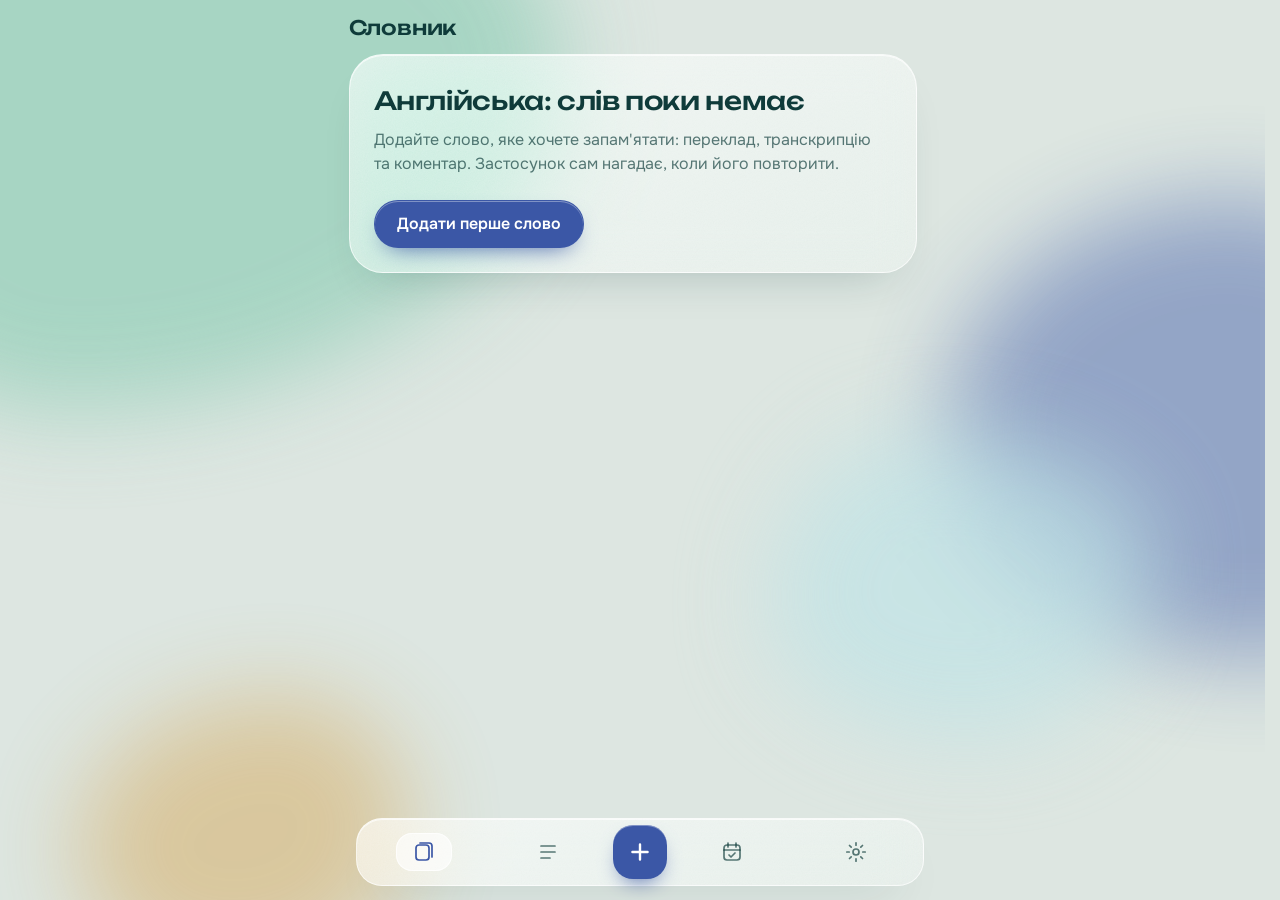
<file: index.html>
<!doctype html>
<html lang="uk">
<head>
  <meta charset="utf-8">
  <meta name="viewport" content="width=device-width, initial-scale=1, viewport-fit=cover">
  <title>Словник</title>
  <meta name="description" content="Особистий словник для вивчення мови з інтервальним повторенням.">
  <meta name="theme-color" content="#DDE6E1" media="(prefers-color-scheme: light)">
  <meta name="theme-color" content="#0E2C2D" media="(prefers-color-scheme: dark)">
  <meta name="apple-mobile-web-app-capable" content="yes">
  <meta name="apple-mobile-web-app-status-bar-style" content="default">
  <link rel="manifest" href="manifest.webmanifest">
  <link rel="icon" href="icons/icon.svg" type="image/svg+xml">
  <link rel="apple-touch-icon" href="icons/apple-touch-icon.png">
  <link rel="preconnect" href="https://fonts.googleapis.com">
  <link rel="preconnect" href="https://fonts.gstatic.com" crossorigin>
  <link href="https://fonts.googleapis.com/css2?family=Gentium+Book+Plus&family=Onest:wght@400;500;600&family=Roboto:wght@500&family=Unbounded:wght@400;500;600&display=swap" rel="stylesheet">
  <script>
    // Тема з налаштувань застосовується до першого малювання, щоб не блимало
    try { var t = localStorage.getItem('slovnyk.theme'); if (t === 'light' || t === 'dark') document.documentElement.dataset.theme = t; } catch (e) {}
  </script>
  <link rel="stylesheet" href="styles.css">
  <script src="config.js"></script>
  <script type="module" src="app.js"></script>
</head>
<body>
  <div class="sea" aria-hidden="true">
    <span class="pebble p1"></span><span class="pebble p2"></span><span class="pebble p3"></span><span class="pebble p4"></span>
  </div>

  <header class="topbar">
    <h1 class="brand">Словник</h1>
    <button class="sync-chip" id="syncChip" type="button" data-state="off">
      <svg viewBox="0 0 24 24" aria-hidden="true"><path d="M7 18h10a4 4 0 0 0 .6-7.96A6 6 0 0 0 6.2 9.1 4.5 4.5 0 0 0 7 18Z"/></svg>
      <span id="syncText">Google не підключено</span>
    </button>
  </header>

  <main>
    <!-- Повторення -->
    <section class="view" id="view-review" data-view="review" aria-label="Повторення">
      <div id="reviewRoot"></div>
    </section>

    <!-- Список слів -->
    <section class="view" id="view-list" data-view="list" hidden aria-label="Мої слова">
      <div class="search glass">
        <svg viewBox="0 0 24 24" aria-hidden="true"><circle cx="11" cy="11" r="6.5"/><path d="m16 16 4 4"/></svg>
        <input id="search" type="search" placeholder="Пошук" autocomplete="off" aria-label="Пошук слова, перекладу, прикладу чи коментаря">
      </div>
      <div class="list-head">
        <p class="list-meta" id="listMeta"></p>
        <div class="segmented small" id="listSort" role="radiogroup" aria-label="Порядок слів">
          <label><input type="radio" name="sort" value="new"><span>Новіші</span></label>
          <label><input type="radio" name="sort" value="az"><span>А–Я</span></label>
        </div>
      </div>
      <ul class="word-list glass" id="wordList"></ul>
    </section>

    <!-- Прогрес -->
    <section class="view" id="view-progress" data-view="progress" hidden aria-label="Прогрес">
      <div class="today glass" id="todayCard"></div>
      <div class="period-grid" id="periodGrid"></div>
      <div class="panel glass cal">
        <div class="cal-head">
          <button type="button" class="icon-btn" id="calPrev" aria-label="Попередній місяць"><svg viewBox="0 0 24 24" aria-hidden="true"><path d="m14.5 6-6 6 6 6"/></svg></button>
          <h2 id="calTitle"></h2>
          <button type="button" class="icon-btn" id="calNext" aria-label="Наступний місяць"><svg viewBox="0 0 24 24" aria-hidden="true"><path d="m9.5 6 6 6-6 6"/></svg></button>
        </div>
        <div class="cal-grid" id="calGrid"></div>
        <div class="legend">
          <span><i class="st-mark done"></i>Досягнуто</span>
          <span><i class="st-mark try"></i>Спроба</span>
          <span><i class="st-mark none"></i>Пропуск</span>
        </div>
      </div>
      <div class="panel glass day-panel" id="dayPanel" aria-live="polite"></div>
    </section>

    <!-- Налаштування -->
    <section class="view" id="view-settings" data-view="settings" hidden aria-label="Налаштування">
      <div class="panel glass deck-panel">
        <h2 id="deckHeading">Мова, яку вивчаю</h2>
        <div class="deck-grid" id="deckGrid" role="radiogroup" aria-labelledby="deckHeading"></div>
        <div class="deck-add" id="deckAdd" hidden>
          <div class="search lang-search">
            <svg viewBox="0 0 24 24" aria-hidden="true"><circle cx="11" cy="11" r="6.5"/><path d="m16 16 4 4"/></svg>
            <input id="langSearch" type="search" placeholder="Пошук мови" autocomplete="off" aria-label="Пошук мови">
          </div>
          <div class="lang-grid" id="langGrid"></div>
        </div>
        <button class="link-btn" type="button" id="deckRemove" hidden></button>
      </div>

      <div class="panel glass">
        <h2>Озвучення</h2>
        <p class="muted" id="deckNote"></p>
        <div class="field">
          <span class="field-label" id="voiceLabel">Голос</span>
          <div class="voice-list" id="voiceList" role="radiogroup" aria-labelledby="voiceLabel"></div>
        </div>
        <label class="field">
          <span>Швидкість мовлення <output id="rateOut"></output></span>
          <input id="setRate" type="range" min="0.5" max="1.3" step="0.05">
        </label>
        <label class="switch">
          <input id="setAuto" type="checkbox">
          <span class="switch-track" aria-hidden="true"></span>
          <span>Вимовляти слово, щойно з'являється картка</span>
        </label>
        <label class="switch">
          <input id="setAutoEx" type="checkbox">
          <span class="switch-track" aria-hidden="true"></span>
          <span>Читати приклади, коли відкривається переклад</span>
        </label>
      </div>

      <div class="panel glass">
        <h2 id="themeHeading">Тема</h2>
        <div class="segmented" id="themePick" role="radiogroup" aria-labelledby="themeHeading">
          <label><input type="radio" name="theme" value="auto">
            <span><svg viewBox="0 0 24 24" aria-hidden="true"><circle cx="12" cy="12" r="8"/><path d="M12 4a8 8 0 0 1 0 16z" fill="currentColor" stroke="none"/></svg>Авто</span></label>
          <label><input type="radio" name="theme" value="light">
            <span><svg viewBox="0 0 24 24" aria-hidden="true"><circle cx="12" cy="12" r="4"/><path d="M12 3v2M12 19v2M3 12h2M19 12h2M5.6 5.6l1.4 1.4M17 17l1.4 1.4M5.6 18.4 7 17M17 7l1.4-1.4"/></svg>Світла</span></label>
          <label><input type="radio" name="theme" value="dark">
            <span><svg viewBox="0 0 24 24" aria-hidden="true"><path d="M19 14.5A7.5 7.5 0 0 1 9.5 5a7.5 7.5 0 1 0 9.5 9.5z"/></svg>Темна</span></label>
        </div>
      </div>

      <div class="panel glass" id="installPanel">
        <h2>Встановити на пристрій</h2>
        <p class="muted" id="installNote">Відкривається як окремий застосунок і працює без інтернету.</p>
        <button class="btn primary install-btn" type="button" id="installBtn" hidden>Встановити</button>
        <ol class="install-steps" id="installSteps"></ol>
        <details class="install-other" id="installOtherBox">
          <summary>Інші пристрої</summary>
          <div id="installOther"></div>
        </details>
      </div>

      <div class="panel glass">
        <h2>Резервна копія в Google</h2>
        <p class="muted" id="gStatus"></p>
        <div class="row-btns">
          <!-- Кнопка за правилами оформлення Google Sign-In -->
          <button class="gsi-btn" type="button" id="gConnect">
            <svg class="gsi-logo" viewBox="0 0 48 48" aria-hidden="true">
              <path fill="#EA4335" d="M24 9.5c3.54 0 6.71 1.22 9.21 3.6l6.85-6.85C35.9 2.38 30.47 0 24 0 14.62 0 6.51 5.38 2.56 13.22l7.98 6.19C12.43 13.72 17.74 9.5 24 9.5z"/>
              <path fill="#4285F4" d="M46.98 24.55c0-1.57-.15-3.09-.38-4.55H24v9.02h12.94c-.58 2.96-2.26 5.48-4.78 7.18l7.73 6c4.51-4.18 7.09-10.36 7.09-17.65z"/>
              <path fill="#FBBC05" d="M10.53 28.59c-.48-1.45-.76-2.99-.76-4.59s.27-3.14.76-4.59l-7.98-6.19C.92 16.46 0 20.12 0 24c0 3.88.92 7.54 2.56 10.78l7.97-6.19z"/>
              <path fill="#34A853" d="M24 48c6.48 0 11.93-2.13 15.89-5.81l-7.73-6c-2.15 1.45-4.92 2.3-8.16 2.3-6.26 0-11.57-4.22-13.47-9.91l-7.98 6.19C6.51 42.62 14.62 48 24 48z"/>
            </svg>
            <span>Увійти через Google</span>
          </button>
          <button class="btn ghost" type="button" id="gSync" hidden>Синхронізувати зараз</button>
          <button class="btn ghost" type="button" id="gDisconnect" hidden>Відключити</button>
        </div>
        <p class="fine-print">Інших файлів на Диску застосунок не бачить. <a href="privacy.html">Конфіденційність</a></p>
      </div>

      <div class="panel glass">
        <h2>Файл</h2>
        <p class="muted">Слова з файлу додаються до наявних.</p>
        <div class="row-btns">
          <button class="btn ghost" type="button" id="exportBtn">Завантажити копію</button>
          <label class="btn ghost file-btn">Відкрити файл<input id="importFile" type="file" accept="application/json,.json"></label>
        </div>
      </div>
    </section>
  </main>

  <nav class="dock glass" aria-label="Розділи">
    <button type="button" data-go="review" title="Повторення" aria-current="page">
      <svg viewBox="0 0 24 24" aria-hidden="true"><rect x="4" y="5" width="13" height="15" rx="3"/><path d="M8 3h9a3 3 0 0 1 3 3v11"/></svg>
      <span>Повторення</span>
    </button>
    <button type="button" data-go="list" title="Слова">
      <svg viewBox="0 0 24 24" aria-hidden="true"><path d="M5 6h14M5 12h14M5 18h9"/></svg>
      <span>Слова</span>
    </button>
    <button type="button" class="dock-add" id="addBtn" aria-label="Додати слово" title="Додати слово">
      <svg viewBox="0 0 24 24" aria-hidden="true"><path d="M12 5v14M5 12h14"/></svg>
    </button>
    <button type="button" data-go="progress" title="Прогрес">
      <svg viewBox="0 0 24 24" aria-hidden="true"><rect x="4" y="5" width="16" height="15" rx="3"/><path d="M8 3v4M16 3v4M4 10h16"/><path d="m9 15 2 2 4-4"/></svg>
      <span>Прогрес</span>
    </button>
    <button type="button" data-go="settings" title="Параметри">
      <svg viewBox="0 0 24 24" aria-hidden="true"><circle cx="12" cy="12" r="3"/><path d="M12 2.8v2.4M12 18.8v2.4M21.2 12h-2.4M5.2 12H2.8M18.5 5.5l-1.7 1.7M7.2 16.8l-1.7 1.7M18.5 18.5l-1.7-1.7M7.2 7.2 5.5 5.5"/></svg>
      <span>Параметри</span>
    </button>
  </nav>

  <!-- Редактор слова -->
  <dialog id="editor" class="sheet glass" aria-labelledby="editorTitle">
    <form id="editorForm" method="dialog" novalidate>
      <div class="sheet-head">
        <div>
          <h2 id="editorTitle">Нове слово</h2>
          <p class="sheet-sub" id="editorDeck"></p>
        </div>
        <button type="button" class="icon-btn" id="editorClose" aria-label="Закрити">
          <svg viewBox="0 0 24 24" aria-hidden="true"><path d="M6 6l12 12M18 6 6 18"/></svg>
        </button>
      </div>
      <label class="field">
        <span>Слово чи фраза</span>
        <div class="with-action">
          <input name="word" id="fWord" required autocomplete="off" spellcheck="false">
          <button type="button" class="icon-btn" id="fSpeak" aria-label="Прослухати">
            <svg viewBox="0 0 24 24" aria-hidden="true"><path d="M4 9.5h3.5L12 6v12l-4.5-3.5H4z"/><path d="M15.5 9a4 4 0 0 1 0 6M18 6.5a7.5 7.5 0 0 1 0 11"/></svg>
          </button>
        </div>
      </label>
      <label class="field">
        <span>Переклад</span>
        <input name="translation" id="fTr" required autocomplete="off">
      </label>
      <label class="field">
        <span>Транскрипція</span>
        <div class="with-action">
          <input name="transcription" id="fIpa" class="ipa" autocomplete="off" spellcheck="false" placeholder="/ˈwɜːd/">
          <button type="button" class="btn ghost small" id="fLookup" hidden>Знайти</button>
        </div>
      </label>
      <div class="suggest" id="ipaSuggest" hidden></div>
      <div class="field">
        <label for="fForms" class="field-label">Форми</label>
        <input name="forms" id="fForms" autocomplete="off" spellcheck="false" placeholder="went, gone" aria-describedby="fFormsHint">
        <span class="field-hint" id="fFormsHint">Через кому, без самого слова.</span>
      </div>
      <div class="field">
        <span class="field-head"><label for="fEx">Приклади</label>
          <button type="button" class="link-inline" id="fExSpeak" hidden>Прослухати</button>
        </span>
        <textarea name="examples" id="fEx" rows="3" spellcheck="false" placeholder="I love you | Я люблю тебе" aria-describedby="fExHint"></textarea>
        <span class="field-hint" id="fExHint">Кожен з нового рядка, переклад після |.</span>
      </div>
      <div class="field">
        <label for="fNote" class="field-label">Коментар</label>
        <textarea name="comment" id="fNote" rows="2" placeholder="Асоціація, де почули, з чим не плутати"></textarea>
      </div>
      <p class="form-error" id="formError" role="alert"></p>
      <div class="sheet-actions">
        <button type="button" class="btn danger" id="fDelete" hidden>Видалити</button>
        <button type="submit" class="btn primary" id="fSave">Зберегти слово</button>
      </div>
    </form>
  </dialog>

  <!-- Діаграма за період -->
  <dialog id="chartDlg" class="sheet glass" aria-labelledby="chartTitle">
    <div class="sheet-body">
      <div class="sheet-head">
        <h2 id="chartTitle" tabindex="-1"></h2>
        <button type="button" class="icon-btn" id="chartClose" aria-label="Закрити"><svg viewBox="0 0 24 24" aria-hidden="true"><path d="M6 6l12 12M18 6 6 18"/></svg></button>
      </div>
      <p class="sheet-sub" id="chartSummary"></p>
      <div id="chartBody"></div>
      <div class="chart-nav">
        <button type="button" class="btn ghost small" id="chartPrev">Раніше</button>
        <button type="button" class="btn ghost small" id="chartNext">Пізніше</button>
      </div>
    </div>
  </dialog>

  <div class="toast" id="toast" role="status" aria-live="polite"></div>
</body>
</html>
</file>
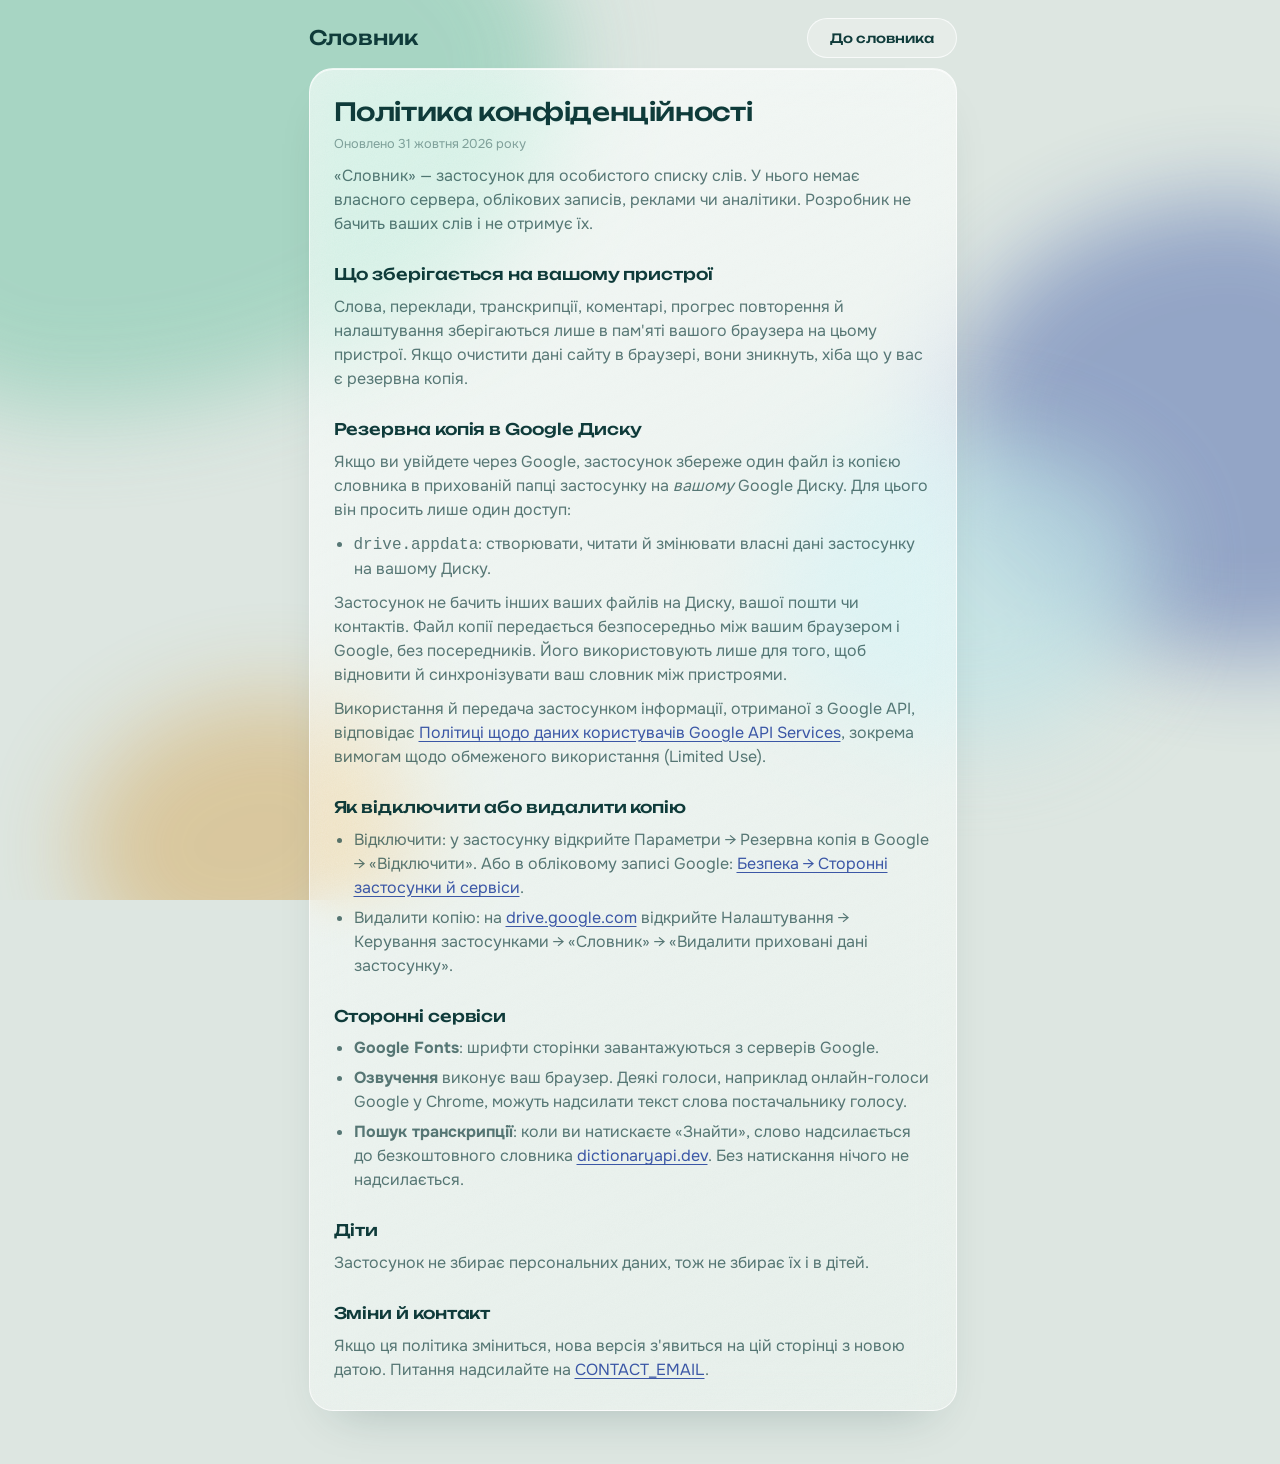
<file: privacy.html>
<!doctype html>
<html lang="uk">
<head>
  <meta charset="utf-8">
  <meta name="viewport" content="width=device-width, initial-scale=1, viewport-fit=cover">
  <title>Політика конфіденційності</title>
  <meta name="description" content="Які дані зберігає застосунок «Словник» і де.">
  <meta name="theme-color" content="#DDE6E1" media="(prefers-color-scheme: light)">
  <meta name="theme-color" content="#0E2C2D" media="(prefers-color-scheme: dark)">
  <link rel="icon" href="icons/icon.svg" type="image/svg+xml">
  <link rel="preconnect" href="https://fonts.googleapis.com">
  <link rel="preconnect" href="https://fonts.gstatic.com" crossorigin>
  <link href="https://fonts.googleapis.com/css2?family=Onest:wght@400;500;600&family=Unbounded:wght@500&display=swap" rel="stylesheet">
  <script>
    // Тема з налаштувань застосовується до першого малювання, щоб не блимало
    try { var t = localStorage.getItem('slovnyk.theme'); if (t === 'light' || t === 'dark') document.documentElement.dataset.theme = t; } catch (e) {}
  </script>
  <link rel="stylesheet" href="styles.css">
  <style>
    body { padding-bottom: 40px; }
    .doc { max-width: 680px; margin: 0 auto; padding: 0 16px; }
    .doc-head { display: flex; align-items: center; justify-content: space-between; gap: 12px; padding: calc(18px + env(safe-area-inset-top)) 0 10px; }
    .doc-head a { color: var(--ink); text-decoration: none; font: 500 var(--t-l)/1 var(--f-display); }
    .doc-head .btn { min-height: 40px; font-size: var(--t-s); }
    article.panel { padding: 28px 24px; }
    article h1 { font: 500 var(--t-xl)/1.2 var(--f-display); letter-spacing: -.015em; }
    article h2 { margin-top: 28px; }
    article p, article li { color: var(--ink-soft); max-width: 64ch; }
    article p { margin-top: 10px; }
    article ul { margin: 10px 0 0; padding-left: 20px; }
    article li { margin-top: 6px; }
    article a { color: var(--accent); text-underline-offset: 3px; }
    .updated { margin-top: 8px; font-size: var(--t-s); color: var(--ink-faint); }
  </style>
</head>
<body>
  <div class="sea" aria-hidden="true">
    <span class="pebble p1"></span><span class="pebble p2"></span><span class="pebble p3"></span><span class="pebble p4"></span>
  </div>
  <div class="doc">
    <header class="doc-head">
      <a href="./">Словник</a>
      <a class="btn ghost" href="./" style="white-space:nowrap">До словника</a>
    </header>

    <article class="panel glass">
      <h1>Політика конфіденційності</h1>
      <p class="updated">Оновлено 31 жовтня 2026 року</p>

      <p>«Словник» — застосунок для особистого списку слів. У нього немає власного сервера, облікових записів, реклами чи аналітики. Розробник не бачить ваших слів і не отримує їх.</p>

      <h2>Що зберігається на вашому пристрої</h2>
      <p>Слова, переклади, транскрипції, коментарі, прогрес повторення й налаштування зберігаються лише в пам'яті вашого браузера на цьому пристрої. Якщо очистити дані сайту в браузері, вони зникнуть, хіба що у вас є резервна копія.</p>

      <h2>Резервна копія в Google Диску</h2>
      <p>Якщо ви увійдете через Google, застосунок збереже один файл із копією словника в прихованій папці застосунку на <em>вашому</em> Google Диску. Для цього він просить лише один доступ:</p>
      <ul>
        <li><code>drive.appdata</code>: створювати, читати й змінювати власні дані застосунку на вашому Диску.</li>
      </ul>
      <p>Застосунок не бачить інших ваших файлів на Диску, вашої пошти чи контактів. Файл копії передається безпосередньо між вашим браузером і Google, без посередників. Його використовують лише для того, щоб відновити й синхронізувати ваш словник між пристроями.</p>
      <p>Використання й передача застосунком інформації, отриманої з Google API, відповідає <a href="https://developers.google.com/terms/api-services-user-data-policy" rel="noopener">Політиці щодо даних користувачів Google API Services</a>, зокрема вимогам щодо обмеженого використання (Limited Use).</p>

      <h2>Як відключити або видалити копію</h2>
      <ul>
        <li>Відключити: у застосунку відкрийте Параметри → Резервна копія в Google → «Відключити». Або в обліковому записі Google: <a href="https://myaccount.google.com/connections" rel="noopener">Безпека → Сторонні застосунки й сервіси</a>.</li>
        <li>Видалити копію: на <a href="https://drive.google.com/drive/settings" rel="noopener">drive.google.com</a> відкрийте Налаштування → Керування застосунками → «Словник» → «Видалити приховані дані застосунку».</li>
      </ul>

      <h2>Сторонні сервіси</h2>
      <ul>
        <li><strong>Google Fonts</strong>: шрифти сторінки завантажуються з серверів Google.</li>
        <li><strong>Озвучення</strong> виконує ваш браузер. Деякі голоси, наприклад онлайн-голоси Google у Chrome, можуть надсилати текст слова постачальнику голосу.</li>
        <li><strong>Пошук транскрипції</strong>: коли ви натискаєте «Знайти», слово надсилається до безкоштовного словника <a href="https://dictionaryapi.dev" rel="noopener">dictionaryapi.dev</a>. Без натискання нічого не надсилається.</li>
      </ul>

      <h2>Діти</h2>
      <p>Застосунок не збирає персональних даних, тож не збирає їх і в дітей.</p>

      <h2>Зміни й контакт</h2>
      <p>Якщо ця політика зміниться, нова версія з'явиться на цій сторінці з новою датою. Питання надсилайте на <a href="mailto:CONTACT_EMAIL">CONTACT_EMAIL</a>.</p>
    </article>
  </div>
</body>
</html>
</file>
<file: styles.css>
/* ============ Токени: морське скло ============ */
:root {
  --fog: #DDE6E1;
  --deep: #0F3B3A;
  --mint: #9ED2BE;
  --cobalt: #3B57A6;
  --amber: #D49A3A;

  --bg: var(--fog);
  --ink: var(--deep);
  --ink-soft: rgba(15, 59, 58, .68);
  --ink-faint: rgba(15, 59, 58, .45);
  --glass-hi: rgba(255, 255, 255, .62);
  --glass-lo: rgba(255, 255, 255, .26);
  --glass-edge: rgba(255, 255, 255, .7);
  --glass-shade: rgba(15, 59, 58, .28);
  --field: rgba(255, 255, 255, .55);
  --accent: var(--cobalt);
  --on-accent: #fff;
  --grain-opacity: .22;
  --st-done: #2A8E66;
  --st-try: #B5731A;
  --g0: #B8456A;
  --g1: #B5731A;
  --g2: #2A8E66;
  --g3: #3B57A6;

  --f-display: "Unbounded", "Onest", system-ui, sans-serif;
  --f-body: "Onest", system-ui, -apple-system, "Segoe UI", sans-serif;
  --f-ipa: "Gentium Book Plus", "Charis SIL", "Doulos SIL", "Noto Serif", serif;

  /* модульна шкала 1.25 */
  --t-s: .8rem;
  --t-m: 1rem;
  --t-l: 1.25rem;
  --t-xl: 1.5625rem;
  --t-word: clamp(2.1rem, 9.5vw, 3.6rem);

  --r-slab: 34px;
  --r-panel: 24px;
  --r-row: 18px;
  --r-field: 14px;

  --ease-out: cubic-bezier(.2, .7, .2, 1);
  color-scheme: light;
}

@media (prefers-color-scheme: dark) {
  :root:not([data-theme="light"]) {
    --bg: #0E2C2D;
    --ink: #E6F0EB;
    --ink-soft: rgba(230, 240, 235, .72);
    --ink-faint: rgba(230, 240, 235, .45);
    --glass-hi: rgba(190, 235, 220, .16);
    --glass-lo: rgba(190, 235, 220, .05);
    --glass-edge: rgba(200, 240, 225, .22);
    --glass-shade: rgba(0, 0, 0, .45);
    --field: rgba(190, 235, 220, .09);
    --accent: #8EA6EE;
    --on-accent: #0E2C2D;
    --grain-opacity: .12;
    --st-done: #3A9C76;
    --st-try: #BF8528;
    --g0: #CC6489;
    --g1: #BF8528;
    --g2: #3A9C76;
    --g3: #748EDC;
    color-scheme: dark;
  }
}
:root[data-theme="dark"] {
  --bg: #0E2C2D;
  --ink: #E6F0EB;
  --ink-soft: rgba(230, 240, 235, .72);
  --ink-faint: rgba(230, 240, 235, .45);
  --glass-hi: rgba(190, 235, 220, .16);
  --glass-lo: rgba(190, 235, 220, .05);
  --glass-edge: rgba(200, 240, 225, .22);
  --glass-shade: rgba(0, 0, 0, .45);
  --field: rgba(190, 235, 220, .09);
  --accent: #8EA6EE;
  --on-accent: #0E2C2D;
  --grain-opacity: .12;
  --st-done: #3A9C76;
  --st-try: #BF8528;
  --g0: #CC6489;
  --g1: #BF8528;
  --g2: #3A9C76;
  --g3: #748EDC;
  color-scheme: dark;
}

/* ============ База ============ */
*, *::before, *::after { box-sizing: border-box; }
/* без стандартної прямокутної підсвітки торкання на телефонах — відгук дають самі кнопки (стискання, колір) */
html { -webkit-tap-highlight-color: transparent; }
* { -webkit-tap-highlight-color: transparent; }
html { -webkit-text-size-adjust: 100%; scrollbar-gutter: stable; }
body {
  margin: 0;
  min-height: 100dvh;
  background: var(--bg);
  color: var(--ink);
  font: 400 var(--t-m)/1.5 var(--f-body);
  -webkit-font-smoothing: antialiased;
  padding-bottom: calc(110px + env(safe-area-inset-bottom));
  overflow-x: hidden;
}
button, input, select, textarea { font: inherit; color: inherit; }
button { cursor: pointer; }
[hidden] { display: none !important; }
svg { width: 22px; height: 22px; fill: none; stroke: currentColor; stroke-width: 1.7; stroke-linecap: round; stroke-linejoin: round; flex: none; }
:focus-visible { outline: 2px solid var(--accent); outline-offset: 3px; }
h1, h2, h3, p { margin: 0; }

/* ============ Тло: скельця на мілині ============ */
.sea { position: fixed; inset: 0; z-index: -1; overflow: hidden; pointer-events: none; }
.pebble { position: absolute; filter: blur(46px); opacity: .85; }
.p1 { width: 62vmax; height: 48vmax; left: -18vmax; top: -16vmax; background: var(--mint); border-radius: 42% 58% 63% 37% / 41% 44% 56% 59%; }
.p2 { width: 40vmax; height: 36vmax; right: -14vmax; top: 22vh; background: var(--cobalt); opacity: .45; border-radius: 58% 42% 38% 62% / 49% 61% 39% 51%; }
.p3 { width: 26vmax; height: 22vmax; left: 6vw; bottom: -6vmax; background: var(--amber); opacity: .4; border-radius: 63% 37% 54% 46% / 55% 48% 52% 45%; }
.p4 { width: 30vmax; height: 24vmax; right: 10vw; bottom: 18vh; background: #BFE3E6; opacity: .7; border-radius: 40% 60% 45% 55% / 60% 40% 60% 40%; }
@media (prefers-color-scheme: dark) {
  :root:not([data-theme="light"]) .pebble { opacity: .32; }
  :root:not([data-theme="light"]) .p4 { opacity: .18; }
}
:root[data-theme="dark"] .pebble { opacity: .32; }
:root[data-theme="dark"] .p4 { opacity: .18; }

/* ============ Скло ============ */
.glass {
  position: relative;
  background: linear-gradient(155deg, var(--glass-hi), var(--glass-lo));
  -webkit-backdrop-filter: blur(22px) saturate(150%);
  backdrop-filter: blur(22px) saturate(150%);
  border: 1px solid var(--glass-edge);
  box-shadow:
    inset 0 1px 0 var(--glass-edge),
    0 24px 48px -28px var(--glass-shade);
  isolation: isolate;
}
/* зерно інею */
.glass::before {
  content: "";
  position: absolute; inset: 0;
  border-radius: inherit;
  pointer-events: none;
  z-index: -1;
  opacity: var(--grain-opacity);
  mix-blend-mode: overlay;
  background-image: url("data:image/svg+xml,%3Csvg xmlns='http://www.w3.org/2000/svg' width='160' height='160'%3E%3Cfilter id='n'%3E%3CfeTurbulence type='fractalNoise' baseFrequency='.9' numOctaves='2' stitchTiles='stitch'/%3E%3CfeColorMatrix values='0 0 0 0 1 0 0 0 0 1 0 0 0 0 1 0 0 0 .9 0'/%3E%3C/filter%3E%3Crect width='100%25' height='100%25' filter='url(%23n)'/%3E%3C/svg%3E");
}

/* ============ Верхня смуга ============ */
.topbar {
  display: flex; align-items: center; justify-content: space-between; gap: 12px;
  max-width: 600px; margin: 0 auto;
  padding: calc(18px + env(safe-area-inset-top)) 16px 10px;
}
.brand { font: 500 var(--t-l)/1 var(--f-display); letter-spacing: -.01em; }
.sync-chip {
  display: inline-flex; align-items: center; gap: 7px;
  min-height: 36px; padding: 6px 13px 6px 10px;
  border-radius: 999px;
  border: 1px solid var(--glass-edge);
  background: var(--glass-lo);
  -webkit-backdrop-filter: blur(12px); backdrop-filter: blur(12px);
  font-size: var(--t-s); color: var(--ink-soft);
  max-width: 62vw;
}
.sync-chip span { white-space: nowrap; overflow: hidden; text-overflow: ellipsis; }
.sync-chip svg { width: 18px; height: 18px; }
.sync-chip[data-state="ok"] svg { color: #2F8F6B; fill: rgba(47, 143, 107, .18); }
.sync-chip[data-state="busy"] svg { color: var(--accent); animation: pulse 1.1s ease-in-out infinite; }
.sync-chip[data-state="auth"], .sync-chip[data-state="err"] { color: var(--ink); border-color: var(--amber); }
.sync-chip[data-state="auth"] svg, .sync-chip[data-state="err"] svg { color: var(--amber); }
@keyframes pulse { 50% { opacity: .35; } }

main { max-width: 600px; margin: 0 auto; padding: 6px 16px 0; }
.view { animation: none; }

/* ============ Повторення ============ */
.progress { display: flex; align-items: center; gap: 12px; margin: 6px 4px 14px; font-size: var(--t-s); color: var(--ink-soft); font-variant-numeric: tabular-nums; }
.progress-bar { flex: 1; height: 4px; border-radius: 4px; background: var(--glass-lo); overflow: hidden; }
.progress-bar i { display: block; height: 100%; background: var(--accent); border-radius: inherit; transition: width .4s var(--ease-out); }

.slab {
  border-radius: var(--r-slab);
  padding: 26px 24px 24px;
  min-height: clamp(240px, 36vh, 320px);
  display: flex; flex-direction: column;
  cursor: pointer;
  -webkit-tap-highlight-color: transparent;
}
.slab-top { display: flex; align-items: flex-start; gap: 12px; }
.word {
  flex: 1; min-width: 0;
  font: 500 var(--t-word)/1.05 var(--f-display);
  letter-spacing: -.025em;
  overflow-wrap: break-word;
  hyphens: none;
}
.word.mid { font-size: clamp(1.75rem, 7.4vw, 3rem); }
.word.long { font-size: clamp(1.45rem, 6vw, 2.3rem); line-height: 1.14; }
.ipa { font-family: var(--f-ipa); font-size: var(--t-l); letter-spacing: .01em; }
.slab .ipa { margin-top: 12px; color: var(--ink-soft); }

.speak {
  flex: none;
  width: 48px; height: 48px; border-radius: 50%;
  display: grid; place-items: center;
  border: 1px solid var(--glass-edge);
  background: var(--glass-hi);
  color: var(--ink);
}
.speak.speaking { color: var(--accent); }
.speak.speaking svg path:last-child { animation: pulse .9s ease-in-out infinite; }

/* Під інеєм */
.answer {
  position: relative;
  margin-top: auto;
  padding-top: 28px;
  border-top: 1px solid var(--glass-edge);
}
/* Без інею: до відкриття відповіді не видно зовсім, після — вона м'яко з'являється */
.slab:not(.revealed) .answer { display: none; }
.slab.revealed .answer { animation: answer-in .28s var(--ease-out) both; }
@keyframes answer-in { from { opacity: 0; transform: translateY(6px); } }
.translation { font: 500 var(--t-xl)/1.25 var(--f-body); overflow-wrap: anywhere; }
.comment { margin-top: 10px; color: var(--ink-soft); white-space: pre-wrap; overflow-wrap: anywhere; max-width: 62ch; }
.frost-hint {
  position: absolute; inset: 28px 0 0;
  display: grid; place-items: center;
  color: var(--ink-soft); font-size: var(--t-s);
  transition: opacity .35s ease;
}
.frost-hint span {
  padding: 8px 14px; border-radius: 999px;
  background: var(--glass-hi); border: 1px solid var(--glass-edge);
  -webkit-backdrop-filter: blur(8px); backdrop-filter: blur(8px);
}
.grades:focus { outline: none; }
.slab.revealed { cursor: default; }


.actions { margin-top: 16px; }
.reveal-btn { width: 100%; }
.grades { display: grid; grid-template-columns: repeat(4, 1fr); gap: 8px; }
.grade {
  display: flex; flex-direction: column; align-items: center; gap: 2px;
  min-height: 62px; padding: 10px 4px;
  border-radius: var(--r-row);
  border: 1px solid var(--glass-edge);
  background: linear-gradient(160deg, var(--glass-hi), var(--glass-lo));
  -webkit-backdrop-filter: blur(16px); backdrop-filter: blur(16px);
  font-weight: 600;
}
.grade small { font-weight: 400; font-size: var(--t-s); color: var(--ink-soft); font-variant-numeric: tabular-nums; }
.grade[data-g="0"] { box-shadow: none; background: color-mix(in srgb, var(--g0) 15%, var(--glass-hi)); border-color: color-mix(in srgb, var(--g0) 42%, var(--glass-edge)); }
.grade[data-g="0"]:hover { background: color-mix(in srgb, var(--g0) 24%, var(--glass-hi)); }
.grade[data-g="1"] { box-shadow: none; background: color-mix(in srgb, var(--g1) 15%, var(--glass-hi)); border-color: color-mix(in srgb, var(--g1) 42%, var(--glass-edge)); }
.grade[data-g="1"]:hover { background: color-mix(in srgb, var(--g1) 24%, var(--glass-hi)); }
.grade[data-g="2"] { box-shadow: none; background: color-mix(in srgb, var(--g2) 15%, var(--glass-hi)); border-color: color-mix(in srgb, var(--g2) 42%, var(--glass-edge)); }
.grade[data-g="2"]:hover { background: color-mix(in srgb, var(--g2) 24%, var(--glass-hi)); }
.grade[data-g="3"] { box-shadow: none; background: color-mix(in srgb, var(--g3) 15%, var(--glass-hi)); border-color: color-mix(in srgb, var(--g3) 42%, var(--glass-edge)); }
.grade[data-g="3"]:hover { background: color-mix(in srgb, var(--g3) 24%, var(--glass-hi)); }
.grade:active { transform: translateY(1px); }
.keys-hint { margin-top: 12px; text-align: center; font-size: var(--t-s); color: var(--ink-faint); }
@media (hover: none) { .keys-hint { display: none; } }

/* Підсумок перед стартом і порожні стани */
.intro { border-radius: var(--r-slab); padding: 30px 24px 24px; }
.intro h2 { font: 500 var(--t-xl)/1.25 var(--f-display); letter-spacing: -.015em; max-width: 22ch; }
.intro p { margin-top: 12px; color: var(--ink-soft); max-width: 46ch; }
.intro .btn { margin-top: 24px; }
.tally { display: flex; gap: 10px; margin-top: 22px; flex-wrap: wrap; }
.tally span { padding: 6px 12px; border-radius: 999px; background: var(--glass-lo); border: 1px solid var(--glass-edge); font-size: var(--t-s); color: var(--ink-soft); }
.tally b { color: var(--ink); font-weight: 600; }

/* ============ Кнопки й поля ============ */
.btn {
  display: inline-flex; align-items: center; justify-content: center; gap: 8px;
  min-height: 48px; padding: 0 22px;
  border-radius: 999px;
  border: 1px solid transparent;
  font-weight: 600;
  text-decoration: none;
  transition: transform .12s ease, background-color .2s ease;
}
.btn:active { transform: scale(.98); }
.btn.primary { background: var(--accent); color: var(--on-accent); box-shadow: inset 0 1px 0 rgba(255,255,255,.35), 0 10px 24px -12px var(--accent); }
.btn.ghost { background: var(--glass-lo); border-color: var(--glass-edge); color: var(--ink); }
.btn.danger { background: transparent; color: #B4532A; border-color: rgba(180, 83, 42, .35); }
.btn.danger.confirm { background: #B4532A; color: #fff; }
.btn.small { min-height: 40px; padding: 0 14px; font-size: var(--t-s); }
.btn:disabled { opacity: .5; cursor: default; }
.icon-btn {
  width: 44px; height: 44px; flex: none;
  display: grid; place-items: center;
  border-radius: 50%; border: 1px solid var(--glass-edge);
  background: var(--glass-lo);
}

.field { display: grid; gap: 6px; margin-top: 16px; }
.field > span { font-size: var(--t-s); color: var(--ink-soft); font-weight: 500; display: flex; justify-content: space-between; }
.field input:not([type="range"]), .field select, .field textarea {
  width: 100%;
  min-height: 48px;
  padding: 12px 14px;
  border-radius: var(--r-field);
  border: 1px solid var(--glass-edge);
  background: var(--field);
  outline: none;
  transition: border-color .2s ease, box-shadow .2s ease;
}
.field textarea { resize: vertical; min-height: 84px; line-height: 1.45; }
.field input:focus-visible, .field select:focus-visible, .field textarea:focus-visible { border-color: var(--accent); box-shadow: 0 0 0 3px color-mix(in srgb, var(--accent) 22%, transparent); outline: none; }
.field input.ipa { font-size: var(--t-l); }
.field input[type="range"] { width: 100%; accent-color: var(--accent); min-height: 32px; }
.with-action { display: flex; gap: 8px; align-items: center; }
.with-action input { flex: 1; min-width: 0; }

.switch { display: flex; align-items: center; gap: 12px; margin-top: 18px; cursor: pointer; }
.switch input { position: absolute; opacity: 0; width: 1px; height: 1px; }
.switch-track { flex: none; width: 46px; height: 28px; border-radius: 999px; background: var(--field); border: 1px solid var(--glass-edge); position: relative; transition: background-color .2s ease; }
.switch-track::after { content: ""; position: absolute; top: 3px; left: 3px; width: 20px; height: 20px; border-radius: 50%; background: var(--ink-faint); transition: transform .2s var(--ease-out), background-color .2s ease; }
.switch input:checked + .switch-track { background: var(--accent); }
.switch input:checked + .switch-track::after { transform: translateX(18px); background: var(--on-accent); }
.switch input:focus-visible + .switch-track { outline: 2px solid var(--accent); outline-offset: 3px; }

/* ============ Список ============ */
.search { display: flex; align-items: center; gap: 10px; padding: 0 16px; border-radius: var(--r-row); position: sticky; top: 8px; z-index: 2; }
.search svg { color: var(--ink-faint); }
.search input { flex: 1; min-width: 0; min-height: 52px; border: 0; background: none; outline: none; }
.search:focus-within { outline: 2px solid var(--accent); outline-offset: 2px; }
.list-meta { margin: 14px 4px 8px; font-size: var(--t-s); color: var(--ink-soft); }
.word-list { list-style: none; margin: 0; padding: 0; display: grid; gap: 8px; }
.word-row {
  display: grid; grid-template-columns: 1fr auto; align-items: center; gap: 4px 12px;
  padding: 12px 10px 12px 16px;
  border-radius: var(--r-row);
  background: linear-gradient(160deg, var(--glass-hi), var(--glass-lo));
  border: 1px solid var(--glass-edge);
  -webkit-backdrop-filter: blur(14px); backdrop-filter: blur(14px);
}
.word-row .open { all: unset; cursor: pointer; display: grid; gap: 2px; min-width: 0; border-radius: 10px; }
.word-row .open:focus-visible { outline: 2px solid var(--accent); outline-offset: 4px; }
.row-word { font: 500 var(--t-l)/1.2 var(--f-display); letter-spacing: -.01em; overflow-wrap: anywhere; }
.row-word .ipa { font-size: var(--t-m); color: var(--ink-soft); font-weight: 400; letter-spacing: 0; margin-left: 6px; white-space: nowrap; display: inline-block; }
.row-tr { color: var(--ink-soft); overflow-wrap: anywhere; }
.row-side { display: flex; align-items: center; gap: 6px; }
.due { font-size: var(--t-s); color: var(--ink-faint); white-space: nowrap; font-variant-numeric: tabular-nums; }
.due.now { color: var(--amber); font-weight: 600; }
.word-row .icon-btn { width: 42px; height: 42px; background: transparent; border-color: transparent; }
.empty { padding: 28px 8px; color: var(--ink-soft); }
.empty .btn { margin-top: 16px; }

/* ============ Налаштування ============ */
.panel { border-radius: var(--r-panel); padding: 22px 20px; margin-bottom: 14px; }
.panel h2 { font: 500 var(--t-m)/1.3 var(--f-display); letter-spacing: -.005em; }
.panel .muted { margin-top: 8px; color: var(--ink-soft); font-size: .92rem; max-width: 60ch; }
.panel > .btn { margin-top: 18px; }
.row-btns { display: flex; flex-wrap: wrap; gap: 10px; margin-top: 18px; }
.file-btn { cursor: pointer; }
.file-btn input { position: absolute; opacity: 0; width: 1px; height: 1px; }
.file-btn:focus-within { outline: 2px solid var(--accent); outline-offset: 3px; }

/* ============ Док ============ */
.dock {
  position: fixed; z-index: 5;
  left: 50%; transform: translateX(-50%);
  bottom: calc(14px + env(safe-area-inset-bottom));
  width: min(568px, calc(100% - 32px));
  display: grid; grid-template-columns: minmax(0, 1fr) minmax(0, 1fr) auto minmax(0, 1fr) minmax(0, 1fr);
  align-items: center; gap: 2px;
  padding: 6px;
  border-radius: 26px;
}
.dock button {
  display: flex; flex-direction: column; align-items: center; gap: 3px;
  min-height: 54px; padding: 6px 2px;
  border: 0; background: none; border-radius: 18px;
  font-size: .66rem; letter-spacing: -.01em; color: var(--ink-soft);
  min-width: 0;
}
.dock button span { max-width: 100%; overflow: hidden; text-overflow: ellipsis; white-space: nowrap; }
.dock button[aria-current="page"] { color: var(--ink); background: var(--glass-hi); }
.dock button[aria-current="page"] svg { color: var(--accent); }
.dock .dock-add {
  width: 54px; height: 54px; min-height: 0; padding: 0; margin: 0 2px;
  border-radius: 20px;
  display: grid; place-items: center;
  background: var(--accent); color: var(--on-accent);
  box-shadow: inset 0 1px 0 rgba(255,255,255,.35), 0 10px 22px -10px var(--accent);
}
.dock .dock-add svg { width: 26px; height: 26px; stroke-width: 2.2; }

/* ============ Редактор (аркуш) ============ */
.sheet {
  width: min(560px, 100%);
  max-height: calc(100dvh - 24px);
  margin: auto auto 0;
  padding: 0;
  border-radius: 28px 28px 0 0;
  color: var(--ink);
  overflow: auto;
  background: linear-gradient(160deg, var(--glass-hi), var(--glass-lo)), color-mix(in srgb, var(--bg) 90%, transparent);
}
.sheet form { padding: 20px 20px calc(20px + env(safe-area-inset-bottom)); }
.sheet::backdrop { background: color-mix(in srgb, var(--deep) 35%, transparent); -webkit-backdrop-filter: blur(4px); backdrop-filter: blur(4px); }
.sheet[open] { animation: sheet-in .32s var(--ease-out); }
@keyframes sheet-in { from { transform: translateY(40px); opacity: 0; } }
.sheet-head { display: flex; align-items: center; justify-content: space-between; }
.sheet-head h2 { font: 500 var(--t-l)/1.2 var(--f-display); }
.sheet-actions { display: flex; justify-content: space-between; gap: 10px; margin-top: 22px; }
.sheet-actions .primary { margin-left: auto; }
.form-error { color: #B4532A; font-size: var(--t-s); min-height: 1.2em; margin-top: 10px; }
@media (min-width: 640px) {
  .sheet { margin: auto; border-radius: 28px; }
}

/* ============ Тост ============ */
.toast {
  position: fixed; z-index: 10;
  left: 50%; bottom: calc(100px + env(safe-area-inset-bottom));
  transform: translate(-50%, 12px);
  max-width: calc(100% - 32px);
  padding: 12px 18px; border-radius: 16px;
  background: var(--ink); color: var(--bg);
  font-size: .92rem;
  opacity: 0; pointer-events: none;
  transition: opacity .25s ease, transform .25s var(--ease-out);
}
.toast.show { opacity: 1; transform: translate(-50%, 0); }

@media (prefers-reduced-motion: reduce) {
  *, *::before, *::after { animation-duration: .01ms !important; animation-iteration-count: 1 !important; transition-duration: .01ms !important; }
}

/* ============ Мова, яку вивчаю: скельця ============ */
.deck-grid {
  display: grid;
  grid-template-columns: repeat(auto-fill, minmax(108px, 1fr));
  gap: 10px;
  margin-top: 18px;
}
.deck-tile {
  position: relative;
  overflow: hidden;
  display: flex; flex-direction: column; align-items: flex-start; justify-content: flex-end;
  gap: 2px;
  min-height: 112px;
  padding: 14px 14px 13px;
  text-align: left;
  border: 1px solid var(--glass-edge);
  /* у кожного скельця своя обкатана форма */
  border-radius: 26px 20px 28px 22px / 22px 28px 20px 26px;
  background: linear-gradient(150deg, var(--glass-hi), var(--glass-lo));
  -webkit-backdrop-filter: blur(14px); backdrop-filter: blur(14px);
  box-shadow: inset 0 1px 0 var(--glass-edge);
  transition: transform .25s var(--ease-out), box-shadow .25s ease, background-color .25s ease, border-color .25s ease;
}
.deck-tile:nth-child(3n+2) { border-radius: 20px 28px 22px 26px / 28px 22px 26px 20px; }
.deck-tile:nth-child(3n+3) { border-radius: 28px 22px 20px 28px / 20px 26px 28px 22px; }
.deck-tile:hover { transform: translateY(-1px); }
.deck-code {
  position: absolute; top: -4px; right: 8px;
  font: 600 2.5rem/1 var(--f-display);
  letter-spacing: -.04em;
  color: var(--ink);
  opacity: .07;
  pointer-events: none;
  transition: opacity .25s ease, color .25s ease;
}
.deck-name { font: 500 var(--t-m)/1.2 var(--f-display); letter-spacing: -.01em; }
.deck-sub { display: flex; flex-direction: column; font-size: var(--t-s); color: var(--ink-soft); line-height: 1.35; }
.deck-sub b { font-weight: 600; color: var(--amber); }

.deck-tile.on {
  border-color: color-mix(in srgb, var(--accent) 55%, var(--glass-edge));
  background:
    radial-gradient(120% 90% at 85% 0%, color-mix(in srgb, var(--mint) 70%, transparent), transparent 70%),
    linear-gradient(150deg, var(--glass-hi), var(--glass-lo));
  box-shadow:
    inset 0 1px 0 var(--glass-edge),
    0 0 0 2px color-mix(in srgb, var(--accent) 30%, transparent),
    0 14px 30px -18px var(--accent);
  transform: translateY(-2px);
}
.deck-tile.on .deck-code { opacity: .22; color: var(--accent); }
.deck-tile.on::after {
  content: "";
  position: absolute; top: 12px; left: 14px;
  width: 8px; height: 8px; border-radius: 50%;
  background: var(--accent);
  box-shadow: 0 0 0 4px color-mix(in srgb, var(--accent) 18%, transparent);
}

.deck-tile.add {
  align-items: center; justify-content: center; gap: 6px;
  background: transparent;
  -webkit-backdrop-filter: none; backdrop-filter: none;
  border: 1.5px dashed color-mix(in srgb, var(--ink) 22%, transparent);
  box-shadow: none;
  color: var(--ink-soft);
}
.deck-tile.add .deck-name { font-family: var(--f-body); font-weight: 600; font-size: .92rem; }
.deck-tile.add[aria-expanded="true"] { border-style: solid; color: var(--ink); }

.deck-add { display: flex; flex-wrap: nowrap; gap: 8px; margin-top: 12px; }
.deck-add .btn { flex: none; }
.deck-add select {
  flex: 1 1 0; min-width: 0; text-overflow: ellipsis; min-height: 48px; padding: 0 14px;
  border-radius: var(--r-field); border: 1px solid var(--glass-edge); background: var(--field);
}
.link-btn {
  margin-top: 14px; padding: 6px 0;
  border: 0; background: none;
  color: #B4532A; font-size: var(--t-s); font-weight: 500;
  text-decoration: underline; text-underline-offset: 3px;
}
.sheet-sub { margin-top: 4px; font-size: var(--t-s); color: var(--ink-soft); }
.panel > #testVoice { margin-top: 20px; }

/* ============ Кнопка «Увійти через Google» (за правилами оформлення Google) ============ */
.gsi-btn {
  --gsi-bg: #FFFFFF; --gsi-border: #747775; --gsi-text: #1F1F1F;
  position: relative;
  display: inline-flex; align-items: center; gap: 10px;
  height: 44px; padding: 0 16px 0 12px;
  border-radius: 22px;
  border: 1px solid var(--gsi-border);
  background: var(--gsi-bg);
  color: var(--gsi-text);
  font: 500 14px/20px "Roboto", var(--f-body);
  letter-spacing: .25px;
  white-space: nowrap;
  overflow: hidden;
  transition: box-shadow .2s ease;
}
.gsi-btn::after { content: ""; position: absolute; inset: 0; background: var(--gsi-text); opacity: 0; transition: opacity .2s ease; }
.gsi-btn:hover::after { opacity: .08; }
.gsi-btn:active::after { opacity: .12; }
.gsi-btn:hover { box-shadow: 0 1px 2px rgba(60, 64, 67, .3), 0 1px 3px 1px rgba(60, 64, 67, .15); }
.gsi-logo { width: 20px; height: 20px; stroke: none; }
.gsi-btn:disabled { cursor: default; box-shadow: none; }
.gsi-btn:disabled::after { opacity: 0; }
.gsi-btn:disabled > * { opacity: .38; }
.gsi-btn:disabled { border-color: color-mix(in srgb, var(--gsi-text) 12%, transparent); background: color-mix(in srgb, var(--gsi-bg) 38%, transparent); }
@media (prefers-color-scheme: dark) {
  :root:not([data-theme="light"]) .gsi-btn { --gsi-bg: #131314; --gsi-border: #8E918F; --gsi-text: #E3E3E3; }
}
:root[data-theme="dark"] .gsi-btn { --gsi-bg: #131314; --gsi-border: #8E918F; --gsi-text: #E3E3E3; }

.fine-print { margin-top: 16px; font-size: var(--t-s); color: var(--ink-faint); max-width: 60ch; }
.fine-print a { color: var(--ink-soft); text-underline-offset: 3px; }

/* ============ Прогрес ============ */
.today { border-radius: var(--r-slab); padding: 26px 22px 20px; }
.today h2 { font: 500 var(--t-xl)/1.25 var(--f-display); letter-spacing: -.015em; max-width: 22ch; }
.today > p { margin-top: 8px; color: var(--ink-soft); max-width: 50ch; }
/* скельця цілі: одне на кожне слово */
/* Один ряд, ніколи не переноситься: скельця ділять ширину порівну, але не ширші за 40px */
.pebbles { display: flex; flex-wrap: nowrap; align-items: center; gap: 6px; margin-top: 22px; min-width: 0; }
.pebbles.tight { gap: 4px; }
.pebbles i {
  flex: 1 1 0; min-width: 0; max-width: 40px;
  aspect-ratio: 6 / 5;
  border-radius: 48% 52% 44% 56% / 56% 46% 54% 44%;
  /* порожнє: матове скельце, що чекає */
  background: linear-gradient(160deg, var(--glass-hi), var(--glass-lo));
  box-shadow: inset 0 0 0 1px color-mix(in srgb, var(--ink) 24%, transparent), inset 0 1px 0 var(--glass-edge);
  transition: background .35s ease, box-shadow .35s ease;
}
/* кожне трохи по-своєму обкатане й повернуте */
.pebbles i:nth-child(4n+1) { transform: rotate(-4deg); }
.pebbles i:nth-child(4n+2) { border-radius: 56% 44% 52% 48% / 45% 58% 42% 55%; transform: rotate(3deg) translateY(1px); }
.pebbles i:nth-child(4n+3) { border-radius: 44% 56% 58% 42% / 52% 44% 56% 48%; transform: rotate(-2deg) translateY(-1px); }
.pebbles i:nth-child(4n)   { border-radius: 52% 48% 40% 60% / 50% 56% 44% 50%; transform: rotate(5deg); }
/* заповнене: зелене морське скло з відблиском і глибиною */
.pebbles i.on {
  background:
    radial-gradient(60% 50% at 30% 26%, rgba(255,255,255,.7), transparent 70%),
    linear-gradient(165deg, color-mix(in srgb, var(--st-done) 70%, #fff) 0%, var(--st-done) 55%, color-mix(in srgb, var(--st-done) 80%, #000) 100%);
  box-shadow: inset 0 -2px 3px rgba(0,0,0,.12), 0 3px 8px -4px var(--st-done);
}
/* наступне, яке заповниться */
.pebbles i.next { box-shadow: inset 0 0 0 1.5px color-mix(in srgb, var(--st-done) 70%, transparent), inset 0 1px 0 var(--glass-edge); }
.pebbles .extra { flex: none; font-size: var(--t-s); font-weight: 600; color: var(--st-done); padding-left: 4px; font-variant-numeric: tabular-nums; }
.goal-bar {
  margin-top: 22px; height: 16px; border-radius: 16px;
  background: linear-gradient(160deg, var(--glass-hi), var(--glass-lo));
  box-shadow: inset 0 0 0 1px color-mix(in srgb, var(--ink) 14%, transparent);
  overflow: hidden;
}
.goal-bar i {
  display: block; height: 100%; border-radius: inherit;
  background: radial-gradient(50% 60% at 20% 20%, rgba(255,255,255,.5), transparent 70%), var(--st-done);
}
.goal-row { display: flex; align-items: center; justify-content: space-between; gap: 12px; margin-top: 22px; padding-top: 16px; border-top: 1px solid var(--glass-edge); }
.goal-row > span { font-weight: 500; white-space: nowrap; }
.stepper { display: flex; align-items: center; gap: 6px; }
.stepper input {
  width: 64px; min-height: 44px; text-align: center;
  border-radius: var(--r-field); border: 1px solid var(--glass-edge); background: var(--field);
  font: 600 var(--t-l)/1 var(--f-body); font-variant-numeric: tabular-nums;
  -moz-appearance: textfield;
}
.stepper input::-webkit-inner-spin-button, .stepper input::-webkit-outer-spin-button { -webkit-appearance: none; margin: 0; }

.period-grid { display: grid; grid-template-columns: repeat(2, 1fr); gap: 10px; margin: 14px 0; }
@media (min-width: 560px) { .period-grid { grid-template-columns: repeat(4, 1fr); } }
.period {
  display: flex; flex-direction: column; align-items: flex-start; gap: 2px;
  padding: 14px 14px 12px;
  text-align: left;
  border-radius: 22px;
  border: 1px solid var(--glass-edge);
  background: linear-gradient(150deg, var(--glass-hi), var(--glass-lo));
  -webkit-backdrop-filter: blur(14px); backdrop-filter: blur(14px);
  transition: transform .2s var(--ease-out);
}
.period:hover { transform: translateY(-1px); }
.period-name { font-size: var(--t-s); color: var(--ink-soft); font-weight: 500; }
.period-num { font: 500 2rem/1.1 var(--f-display); letter-spacing: -.02em; font-variant-numeric: tabular-nums; margin-top: 4px; }
.period-sub { font-size: var(--t-s); color: var(--ink-faint); }

.cal-head { display: flex; align-items: center; justify-content: space-between; gap: 8px; }
.cal-head h2 { text-align: center; flex: 1; }
.cal-head .icon-btn:disabled { opacity: .3; cursor: default; }
.cal-grid { display: grid; grid-template-columns: repeat(7, minmax(0, 54px)); justify-content: space-between; gap: 6px; margin-top: 16px; }
.cal-wd { text-align: center; font-size: var(--t-s); color: var(--ink-faint); padding-bottom: 2px; }
.cal-day {
  aspect-ratio: 1;
  display: grid; place-items: center;
  border: 0; padding: 0;
  border-radius: 46% 54% 50% 50% / 52% 48% 52% 48%;
  background: var(--glass-lo);
  font-size: .9rem; font-variant-numeric: tabular-nums;
  color: var(--ink-soft);
  transition: transform .15s ease;
}
.cal-day:nth-child(2n) { border-radius: 52% 48% 46% 54% / 48% 54% 46% 52%; }
.cal-day.done { background: radial-gradient(circle at 30% 26%, rgba(255,255,255,.45), transparent 50%), var(--st-done); color: #fff; font-weight: 600; }
.cal-day.try { box-shadow: inset 0 0 0 2px var(--st-try); color: var(--ink); font-weight: 500; }
.cal-day.future { opacity: .35; cursor: default; }
.cal-day.is-today:not(.sel) { outline: 1.5px dashed var(--ink-soft); outline-offset: 2px; }
.cal-day.sel { outline: 2.5px solid var(--accent); outline-offset: 2px; }
.cal-day:not(:disabled):active { transform: scale(.94); }
.legend { display: flex; flex-wrap: wrap; gap: 8px 16px; margin-top: 18px; font-size: var(--t-s); color: var(--ink-soft); }
.legend span { display: inline-flex; align-items: center; gap: 7px; }
.st-mark { display: inline-block; width: 12px; height: 12px; border-radius: 50%; flex: none; }
.st-mark.done { background: var(--st-done); }
.st-mark.try { box-shadow: inset 0 0 0 2px var(--st-try); }
.st-mark.none { background: var(--glass-hi); box-shadow: inset 0 0 0 1px var(--glass-edge); }

.day-panel h2 { font: 500 var(--t-m)/1.3 var(--f-display); }
.day-line { margin-top: 10px; display: flex; align-items: center; gap: 9px; color: var(--ink); }
.day-panel .tally { margin-top: 14px; }
.tally .g0 b { color: var(--st-try); }
.day-words { list-style: none; margin: 16px 0 0; padding: 0; display: grid; gap: 2px; }
.day-words li { display: flex; align-items: baseline; gap: 10px; padding: 8px 0; border-bottom: 1px solid var(--glass-edge); }
.day-words li:last-child { border-bottom: 0; }
.dw-word { font: 500 var(--t-m)/1.3 var(--f-display); letter-spacing: -.01em; }
.dw-tr { color: var(--ink-soft); flex: 1; min-width: 0; overflow-wrap: anywhere; }
.dw-tag { font-size: var(--t-s); color: var(--accent); font-weight: 600; }

/* ============ Діаграма ============ */
.sheet-body { padding: 20px 20px calc(20px + env(safe-area-inset-bottom)); }
#chartDlg .sheet-head h2 { font-size: var(--t-l); }
.chart { display: grid; grid-template-columns: 26px minmax(0, 1fr); grid-template-rows: 200px auto; column-gap: 6px; margin-top: 22px; }
.chart-y { position: relative; font-size: .72rem; color: var(--ink-faint); font-variant-numeric: tabular-nums; }
.chart-y span { position: absolute; right: 0; transform: translateY(50%); }
.chart-plot { position: relative; display: flex; align-items: stretch; gap: 2px; border-bottom: 1px solid color-mix(in srgb, var(--ink) 25%, transparent); }
.bar { flex: 1; min-width: 0; display: flex; align-items: flex-end; justify-content: center; border: 0; padding: 0; background: none; cursor: pointer; border-radius: 6px 6px 0 0; }
.bar i { display: block; width: 100%; max-width: 30px; border-radius: 4px 4px 0 0; }
.bar.done i { background: var(--st-done); }
.bar.try i { background: var(--st-try); }
.bar.none i, .bar.future i { height: 2px !important; background: color-mix(in srgb, var(--ink) 18%, transparent); }
.bar.future { cursor: default; }
.bar.hot { background: color-mix(in srgb, var(--ink) 6%, transparent); }
.goal-line { position: absolute; left: 0; right: 0; border-top: 1.5px dashed color-mix(in srgb, var(--ink) 45%, transparent); pointer-events: none; z-index: 1; }
.goal-line span { position: absolute; right: 0; bottom: 3px; font-size: .72rem; color: var(--ink-soft); background: color-mix(in srgb, var(--bg) 70%, transparent); padding: 0 4px; border-radius: 4px; }
.chart-x { grid-column: 2; display: flex; gap: 2px; margin-top: 6px; }
.chart-x span { flex: 1; min-width: 0; text-align: center; font-size: .72rem; color: var(--ink-faint); white-space: nowrap; overflow: visible; }
.chart.dense .chart-x span { font-size: .66rem; }
.chart-axis-note { margin-top: 10px; font-size: .72rem; color: var(--ink-faint); }
.chart-info { margin-top: 14px; min-height: 2.8em; font-size: .92rem; color: var(--ink); }
.link-inline { border: 0; background: none; padding: 0; color: var(--accent); font-weight: 600; text-decoration: underline; text-underline-offset: 3px; }
.chart-nav { display: flex; justify-content: space-between; margin-top: 8px; }
.chart-nav .btn:disabled { visibility: hidden; }

#chartTitle:focus { outline: none; }

/* ============ Вузькі телефони ============ */
@media (max-width: 360px) {
  .today { padding: 22px 18px 18px; }
  .slab, .intro { padding-left: 20px; padding-right: 20px; }
  .panel { padding-left: 16px; padding-right: 16px; }
  .stepper { gap: 4px; }
  .stepper .icon-btn { width: 38px; height: 38px; }
  .stepper input { width: 48px; min-height: 40px; }
  .period { padding: 12px 12px 10px; }
  .period-num { font-size: 1.7rem; }
  .grades { gap: 6px; }
  .grade { font-size: .9rem; }
  .chart-x span { font-size: .64rem; }
  .deck-name { font-size: .92rem; }
  .deck-add .btn { padding: 0 16px; }
  .deck-add select { padding: 0 10px; }
}

/* ============ Підказки в редакторі ============ */
.suggest { margin-top: 10px; }
.chips { display: flex; flex-wrap: wrap; gap: 6px; }
.chip {
  display: inline-flex; align-items: baseline; gap: 6px;
  max-width: 100%;
  padding: 7px 12px;
  border-radius: 14px;
  border: 1px solid var(--glass-edge);
  background: var(--glass-hi);
  text-align: left;
  font-size: .92rem;
  transition: background-color .2s ease, border-color .2s ease;
}
.chip .ipa { font-size: var(--t-m); }
.chip-tag { font-size: .72rem; color: var(--ink-soft); }
.chip-group + .chip-group { margin-top: 12px; }
.chip-group-title { font-size: var(--t-s); color: var(--ink-soft); margin-bottom: 6px; max-width: 60ch; }
.chip-group-title b { font-weight: 600; color: var(--ink); margin-right: 2px; }
.chip:hover { border-color: color-mix(in srgb, var(--accent) 45%, var(--glass-edge)); }
.chip.picked { border-color: var(--accent); background: color-mix(in srgb, var(--accent) 12%, var(--glass-hi)); }
.suggest-note { margin-top: 8px; font-size: var(--t-s); color: var(--ink-soft); max-width: 60ch; }
.field-head { display: flex; justify-content: space-between; align-items: baseline; gap: 10px; font-size: var(--t-s); color: var(--ink-soft); font-weight: 500; }
.field-head .link-inline { font-size: var(--t-s); }
.speaking { color: var(--accent) !important; }

/* ============ Приклади ============ */
.examples { list-style: none; margin: 16px 0 0; padding: 14px 0 0; border-top: 1px solid var(--glass-edge); display: grid; gap: 10px; }
.examples li { display: flex; align-items: flex-start; gap: 10px; }
.ex-play {
  flex: none; width: 34px; height: 34px; margin-top: -4px;
  display: grid; place-items: center;
  border-radius: 50%; border: 1px solid var(--glass-edge); background: var(--glass-hi);
  color: var(--ink-soft);
}
.ex-play svg { width: 18px; height: 18px; }
.ex-text { display: grid; gap: 2px; min-width: 0; }
.ex-t { font-weight: 500; overflow-wrap: anywhere; }
.ex-tr { font-size: .92rem; color: var(--ink-soft); overflow-wrap: anywhere; }
.slab:not(.revealed) .ex-play { visibility: hidden; }
.field-label { font-size: var(--t-s); color: var(--ink-soft); font-weight: 500; }
.field-hint { font-size: var(--t-s); color: var(--ink-faint); }
#fEx { font-family: var(--f-body); }

/* ============ Форми (неправильні дієслова тощо) ============ */
.forms-ask { margin-top: 10px; font-size: var(--t-s); color: var(--ink-soft); }
.forms { display: flex; flex-wrap: wrap; align-items: center; gap: 0; margin-top: 12px; border-radius: 16px; width: fit-content; max-width: 100%; }
.form {
  position: relative;
  padding: 8px 14px;
  border: 1px solid var(--glass-edge);
  background: var(--glass-hi);
  font: 500 var(--t-l)/1.2 var(--f-display);
  letter-spacing: -.01em;
  color: var(--ink);
  margin-left: -1px;
}
.form:first-child { border-radius: 16px 0 0 16px; margin-left: 0; }
.form:last-child { border-radius: 0 16px 16px 0; }
.form:only-child { border-radius: 16px; }
.form.base { color: var(--ink-soft); }
.form:hover { background: color-mix(in srgb, var(--accent) 10%, var(--glass-hi)); }
.forms.speaking .form { color: var(--accent); }
.slab:not(.revealed) .form { visibility: hidden; }
.row-forms { font-size: var(--t-s); color: var(--ink-faint); }

/* ============ Модальні вікна: поверх екрана, сторінка під ними не гортається ============ */
/* .glass задає position: relative — тут повертаємо fixed (dialog.sheet сильніший за .glass) */
dialog.sheet {
  position: fixed;
  inset: auto 0 0 0;
  margin: 0 auto;
  max-height: calc(100dvh - 24px);
  overflow-y: auto;
  overscroll-behavior: contain;
}
@media (min-width: 640px) {
  dialog.sheet { inset: 0; margin: auto; height: fit-content; max-height: calc(100dvh - 48px); }
}
html:has(dialog[open]) { overflow: hidden; }
html:has(dialog[open]) body { overflow: hidden; }

/* ============ Повторення: рядок цілі й підсумок ============ */
.goal-strip {
  margin-top: 18px;
  padding: 12px 14px 14px;
  border-radius: 18px;
  border: 1px solid var(--glass-edge);
  background: var(--glass-lo);
}
.goal-strip .pebbles, .goal-strip .goal-bar { margin-top: 10px; }
.goal-strip-text { display: flex; align-items: center; gap: 8px; font-size: .92rem; color: var(--ink-soft); }
.goal-strip-text b { color: var(--ink); font-weight: 600; }
.goal-strip-text svg { width: 18px; height: 18px; color: var(--st-done); stroke-width: 2.4; flex: none; }
.goal-strip.done { border-color: color-mix(in srgb, var(--st-done) 45%, var(--glass-edge)); background: color-mix(in srgb, var(--st-done) 8%, var(--glass-lo)); }
.goal-strip.done .goal-strip-text b { color: var(--st-done); }
.intro .tally { margin-top: 14px; }
.intro .row-btns { margin-top: 22px; }
.intro .row-btns .btn { margin-top: 0; }
.summary h2:focus { outline: none; }

/* ============ Нижня панель: лише іконки ============ */
.dock button span {
  position: absolute; width: 1px; height: 1px; overflow: hidden; clip: rect(0 0 0 0); white-space: nowrap;
}
.dock button { min-height: 52px; padding: 4px 0; }
.dock button svg { box-sizing: content-box; padding: 7px 16px; border-radius: 16px; width: 24px; height: 24px; transition: background-color .2s ease, color .2s ease; }
.dock button[aria-current="page"] { background: none; }
.dock button[aria-current="page"] svg { background: var(--glass-hi); color: var(--accent); box-shadow: inset 0 0 0 1px var(--glass-edge); }
.dock button:not(.dock-add):hover svg { background: var(--glass-lo); }
.dock button[aria-current="page"]:hover svg { background: var(--glass-hi); }

/* підказки клавіш */
kbd {
  display: inline-block; min-width: 1.6em; padding: 1px 6px; margin: 0 2px;
  border-radius: 6px; border: 1px solid var(--glass-edge); background: var(--glass-hi);
  font: 500 .72rem/1.5 var(--f-body); color: var(--ink-soft); text-align: center;
}
.keys-hint kbd + kbd { margin-left: 0; }

/* ============ Початок повторення: стос скляних карток ============ */
.start { display: grid; gap: 16px; }
.stack { position: relative; margin-bottom: calc(var(--layers, 0) * 13px); }
.stack-card { position: relative; z-index: 2; border-radius: var(--r-slab); padding: 26px 22px 22px; }
.stack-layer {
  position: absolute; inset: 0; z-index: 1;
  border-radius: var(--r-slab);
  border: 1px solid var(--glass-edge);
  background: linear-gradient(160deg, var(--glass-hi), var(--glass-lo));
  -webkit-backdrop-filter: blur(10px); backdrop-filter: blur(10px);
  box-shadow: inset 0 1px 0 var(--glass-edge), 0 14px 30px -20px var(--glass-shade);
  transform-origin: 50% 100%;
  animation: stack-in .6s var(--ease-out) both;
}
.stack-layer.l1 { --to: translateY(13px) scale(.955) rotate(-2.4deg); transform: var(--to); animation-delay: .05s; }
.stack-layer.l2 { --to: translateY(26px) scale(.91) rotate(3.2deg); transform: var(--to); opacity: .75; z-index: 0; animation-delay: .12s; }
@keyframes stack-in { from { transform: none; opacity: 0; } }
.stack-card h2 { font: 500 var(--t-xl)/1.2 var(--f-display); letter-spacing: -.015em; }
.mix { display: flex; gap: 3px; height: 10px; margin-top: 18px; }
.mix i { display: block; border-radius: 5px; }
.mix-due { background: var(--accent); flex: 0 0 auto; min-width: 10px; }
.mix-new { background: var(--mint); flex: 1 1 0; box-shadow: inset 0 0 0 1px color-mix(in srgb, var(--st-done) 35%, transparent); }
.mix-legend { display: flex; flex-wrap: wrap; gap: 6px 16px; margin-top: 10px; font-size: var(--t-s); color: var(--ink-soft); }
.mix-legend span { display: inline-flex; align-items: center; gap: 6px; }
.mix-dot { width: 9px; height: 9px; border-radius: 50%; display: inline-block; }
.mix-dot.due { background: var(--accent); }
.mix-dot.new { background: var(--mint); box-shadow: inset 0 0 0 1px color-mix(in srgb, var(--st-done) 35%, transparent); }
.stack-foot { margin-top: 16px; padding-top: 14px; border-top: 1px solid var(--glass-edge); font-size: .92rem; color: var(--ink-soft); }
.start .goal-strip { margin-top: 0; }
.start-btn { width: 100%; min-height: 54px; font-size: var(--t-l); }
.progress .icon-btn[data-act="exit"] { flex: none; }

/* ============ Перемикач теми ============ */
.segmented {
  display: flex; gap: 4px; margin-top: 14px; padding: 4px;
  border-radius: 16px; border: 1px solid var(--glass-edge); background: var(--glass-lo);
}
.segmented label { flex: 1 1 0; min-width: 0; cursor: pointer; }
.segmented input { position: absolute; opacity: 0; width: 1px; height: 1px; }
.segmented span {
  display: flex; align-items: center; justify-content: center; gap: 7px;
  min-height: 42px; padding: 0 8px; border-radius: 12px;
  font-weight: 500; font-size: .92rem; color: var(--ink-soft);
  transition: background-color .2s ease, color .2s ease, box-shadow .2s ease;
}
.segmented span svg { width: 18px; height: 18px; }
.segmented input:checked + span { background: var(--glass-hi); color: var(--ink); box-shadow: inset 0 0 0 1px var(--glass-edge), 0 6px 14px -10px var(--glass-shade); }
.segmented input:checked + span svg { color: var(--accent); }
.segmented input:focus-visible + span { outline: 2px solid var(--accent); outline-offset: 2px; }

/* Кнопка «+»: без «пігулки» вкладок; усі іконки панелі — по центру по вертикалі */
.dock button { justify-content: center; }
.dock .dock-add svg { padding: 0; width: 26px; height: 26px; border-radius: 0; background: none; box-shadow: none; }
.dock .dock-add:hover svg { background: none; }

/* ============ Вибір голосу ============ */
.voice-list { display: grid; gap: 8px; }
.voice-row {
  display: flex; align-items: center; gap: 6px;
  padding: 4px 6px 4px 12px;
  border-radius: 16px; border: 1px solid var(--glass-edge); background: var(--glass-lo);
  transition: border-color .2s ease, background-color .2s ease;
}
.voice-row.on { border-color: color-mix(in srgb, var(--accent) 55%, var(--glass-edge)); background: color-mix(in srgb, var(--accent) 9%, var(--glass-hi)); }
.voice-row:focus-within { outline: 2px solid var(--accent); outline-offset: 2px; }
.voice-pick { flex: 1; min-width: 0; display: flex; align-items: center; gap: 12px; min-height: 48px; cursor: pointer; }
.voice-pick input { position: absolute; opacity: 0; width: 1px; height: 1px; }
.voice-dot { flex: none; width: 18px; height: 18px; border-radius: 50%; border: 2px solid color-mix(in srgb, var(--ink) 30%, transparent); position: relative; transition: border-color .2s ease; }
.voice-row.on .voice-dot { border-color: var(--accent); }
.voice-row.on .voice-dot::after { content: ""; position: absolute; inset: 3px; border-radius: 50%; background: var(--accent); }
.voice-text { display: grid; gap: 1px; min-width: 0; }
.voice-name { font-weight: 500; overflow: hidden; text-overflow: ellipsis; white-space: nowrap; }
.voice-meta { font-size: var(--t-s); color: var(--ink-soft); overflow: hidden; text-overflow: ellipsis; white-space: nowrap; }
.voice-play {
  flex: none; width: 40px; height: 40px; display: grid; place-items: center;
  border-radius: 50%; border: 1px solid var(--glass-edge); background: var(--glass-hi); color: var(--ink-soft);
}
.voice-play svg { width: 16px; height: 16px; fill: currentColor; stroke: none; margin-left: 2px; }
.voice-play.speaking { color: var(--accent); box-shadow: 0 0 0 3px color-mix(in srgb, var(--accent) 20%, transparent); }
.voice-group summary {
  list-style: none; cursor: pointer;
  display: flex; align-items: center; justify-content: space-between; gap: 10px;
  padding: 10px 4px 8px; font-size: .92rem; font-weight: 500; color: var(--ink-soft);
}
.voice-group summary::-webkit-details-marker { display: none; }
.voice-group summary::after { content: ""; width: 8px; height: 8px; border-right: 1.6px solid currentColor; border-bottom: 1.6px solid currentColor; transform: rotate(45deg) translateY(-2px); transition: transform .2s ease; margin-left: auto; }
.voice-group[open] summary::after { transform: rotate(-135deg) translateY(-1px); }
.voice-count { font-size: var(--t-s); color: var(--ink-faint); font-variant-numeric: tabular-nums; }
.voice-group summary span:first-child { color: var(--ink); }
.voice-rows { display: grid; gap: 8px; }
.voice-empty { font-size: .92rem; color: var(--ink-soft); }

/* ============ Вибір нової мови ============ */
.deck-add { display: block; margin-top: 14px; }
.lang-search { position: static; }
.lang-grid { display: grid; grid-template-columns: repeat(auto-fill, minmax(128px, 1fr)); gap: 8px; margin-top: 10px; max-height: 320px; overflow-y: auto; padding: 2px; overscroll-behavior: contain; }
.lang-opt {
  display: flex; flex-direction: column; align-items: flex-start; gap: 1px;
  padding: 10px 12px; text-align: left;
  border-radius: 14px; border: 1px solid var(--glass-edge); background: var(--glass-lo);
  transition: border-color .2s ease, background-color .2s ease;
}
.lang-opt:hover { border-color: color-mix(in srgb, var(--accent) 45%, var(--glass-edge)); background: var(--glass-hi); }
.lang-uk { font: 600 .86rem/1.25 var(--f-body); letter-spacing: -.005em; color: var(--ink); max-width: 100%; overflow-wrap: break-word; }
.lang-own { font-size: var(--t-s); color: var(--ink-soft); max-width: 100%; overflow-wrap: anywhere; }
.lang-novoice { font-size: .72rem; color: var(--ink-faint); }

/* Поточний голос — один рядок; список відкривається кнопкою «Змінити» */
.voice-current {
  display: flex; align-items: center; gap: 8px;
  padding: 8px 8px 8px 14px; border-radius: 16px;
  border: 1px solid var(--glass-edge); background: var(--glass-lo);
}
.voice-current .voice-text { flex: 1; }
.voice-current .btn { flex: none; }
.voice-options { display: grid; gap: 8px; margin-top: 10px; }

/* ============ Список слів: одна скляна панель, компактні рядки ============ */
.list-head { display: flex; align-items: center; justify-content: space-between; gap: 12px; margin: 12px 4px 10px; }
.list-head .list-meta { margin: 0; }
.segmented.small { margin-top: 0; padding: 3px; border-radius: 12px; flex: none; }
.segmented.small span { min-height: 30px; padding: 0 10px; font-size: var(--t-s); border-radius: 9px; }
.word-list { display: block; gap: 0; border-radius: var(--r-panel); padding: 4px 0; }
.word-list.is-empty { background: none; border: 0; box-shadow: none; -webkit-backdrop-filter: none; backdrop-filter: none; }
.word-list.is-empty::before { display: none; }
.word-row {
  display: flex; align-items: center; gap: 6px;
  padding: 6px 6px 6px 16px;
  background: none; border: 0; border-radius: 0;
  -webkit-backdrop-filter: none; backdrop-filter: none;
}
.word-row + .word-row { border-top: 1px solid var(--glass-edge); }
.word-row .open { flex: 1; min-width: 0; display: grid; gap: 1px; padding: 2px 0; }
.row-line1, .row-line2 { display: flex; align-items: baseline; gap: 8px; min-width: 0; }
.row-word { font: 500 1.05rem/1.3 var(--f-display); letter-spacing: -.01em; flex: none; max-width: 70%; overflow: hidden; text-overflow: ellipsis; white-space: nowrap; }
.row-ipa { font-family: var(--f-ipa); font-size: .95rem; color: var(--ink-faint); min-width: 0; overflow: hidden; text-overflow: ellipsis; white-space: nowrap; }
.row-tr { color: var(--ink-soft); font-size: .92rem; min-width: 0; overflow: hidden; text-overflow: ellipsis; white-space: nowrap; flex: 0 1 auto; }
.row-forms { font-size: var(--t-s); color: var(--ink-faint); white-space: nowrap; overflow: hidden; text-overflow: ellipsis; flex: 0 10 auto; min-width: 0; }
.word-row .due { flex: none; }
.due-new { flex: none; width: 8px; height: 8px; margin: 0 6px; border-radius: 50%; background: var(--mint); box-shadow: 0 0 0 2px color-mix(in srgb, var(--st-done) 25%, transparent); }
.sr { position: absolute; width: 1px; height: 1px; overflow: hidden; clip: rect(0 0 0 0); white-space: nowrap; }
.word-row .row-say { width: 40px; height: 40px; flex: none; }
.word-list .empty { padding: 24px 8px; list-style: none; }

input::placeholder, textarea::placeholder { color: var(--ink-faint); opacity: 1; }

/* ============ Прогрес: серія, лічильник «Вивчено», слова дня ============ */
.streak { margin-top: 6px; font-size: .92rem; color: var(--ink-soft); }
.streak b { color: var(--ink); font-weight: 600; }
.period.static { cursor: default; }
.period.static:hover { transform: none; }
.legend { flex-wrap: wrap; gap: 6px 14px; font-size: .75rem; }
.legend span { white-space: nowrap; }
.day-words li { display: flex; align-items: center; gap: 10px; padding: 8px 0; }
.dw-text { flex: 1; min-width: 0; display: grid; gap: 1px; }
.dw-word { overflow: hidden; text-overflow: ellipsis; white-space: nowrap; }
.dw-tr { flex: none; font-size: .92rem; overflow: hidden; text-overflow: ellipsis; white-space: nowrap; }
.dw-tag { flex: none; }
.day-more { margin-top: 10px; }

/* Статистика дня на вкладці повторення */
.review-day { margin-top: 16px; }
.review-day h2 { font: 500 var(--t-m)/1.3 var(--f-display); }
.review-day .tally { margin-top: 12px; }

/* ============ Статистика дня: слова окремо, відповіді окремо ============ */
.day-nums { display: flex; gap: 28px; margin-top: 14px; }
.day-num { display: grid; gap: 0; }
.day-num b { font: 500 1.6rem/1.1 var(--f-display); letter-spacing: -.02em; font-variant-numeric: tabular-nums; }
.day-num span { font-size: var(--t-s); color: var(--ink-soft); }
.answers { margin-top: 16px; }
.ans-bar { display: flex; gap: 2px; height: 10px; }
.ans-bar i { display: block; min-width: 6px; flex-basis: 0; border-radius: 3px; }
.ans-bar i:first-child { border-top-left-radius: 5px; border-bottom-left-radius: 5px; }
.ans-bar i:last-child { border-top-right-radius: 5px; border-bottom-right-radius: 5px; }
.ans-g0 { background: var(--g0); }
.ans-g1 { background: var(--g1); }
.ans-g2 { background: var(--g2); }
.ans-g3 { background: var(--g3); }
.ans-legend { list-style: none; margin: 10px 0 0; padding: 0; display: flex; flex-wrap: wrap; gap: 6px 16px; font-size: var(--t-s); color: var(--ink-soft); }
.ans-legend li { display: inline-flex; align-items: center; gap: 6px; white-space: nowrap; }
.ans-legend b { color: var(--ink); font-weight: 600; font-variant-numeric: tabular-nums; }
.ans-legend li.zero { opacity: .5; }
.ans-dot { width: 9px; height: 9px; border-radius: 50%; display: inline-block; }

/* Кнопка «Вчити» на верхній картці стосу */
.stack-card .start-btn { margin-top: 18px; position: relative; }
.start-kbd {
  position: absolute; right: 16px; top: 50%; transform: translateY(-50%);
  background: rgba(255,255,255,.18); border-color: rgba(255,255,255,.3); color: inherit; opacity: .8;
}
@media (hover: none) { .start-kbd { display: none; } }
.stack-foot { padding-top: 12px; }

/* ============ Встановлення ============ */
.install-btn { margin-top: 16px; }
.install-steps { margin: 12px 0 0; padding-left: 22px; display: grid; gap: 6px; color: var(--ink-soft); font-size: .92rem; }
.install-steps li::marker { color: var(--accent); font-weight: 600; }
.install-other { margin-top: 14px; }
.install-other summary { cursor: pointer; font-size: .92rem; font-weight: 500; color: var(--ink-soft); padding: 6px 0; }
.install-os { margin-top: 12px; font-weight: 600; font-size: .92rem; }
.install-os + .install-steps { margin-top: 6px; }

/* ============ Сесія: картка по центру, дії внизу біля пальця ============ */
.session {
  display: flex; flex-direction: column;
  box-sizing: border-box;
  /* рівно висота екрана мінус верхня смуга; знизу — місце під нижню панель */
  height: calc(100dvh - var(--top-h, 60px));
  min-height: 460px;
  padding-bottom: calc(96px + env(safe-area-inset-bottom));
}
body.in-session { padding-bottom: 0; }
.session .progress { margin-top: 2px; }
.session .slab {
  /* за розміром вмісту, по центру вільного місця; не більше за доступну висоту */
  flex: 0 1 auto;
  margin-block: auto;
  min-height: min(220px, 100%);
  overflow-y: auto; overscroll-behavior: contain;
  position: relative;
  display: flex; flex-direction: column; justify-content: center;
  text-align: center;
  padding: 56px 22px 28px;
}
.slab-body { display: flex; flex-direction: column; align-items: center; width: 100%; }
.slab-speak { position: absolute; top: 14px; right: 14px; }
.session .word { flex: none; max-width: 100%; }
.session .slab .ipa { margin-top: 10px; }
.session .forms-ask { margin-top: 10px; }
.session .answer { width: 100%; margin-top: 22px; padding-top: 20px; border-top: 1px solid var(--glass-edge); }
.session .forms { margin-left: auto; margin-right: auto; }
.session .comment { margin-left: auto; margin-right: auto; }
.session .examples li { justify-content: center; text-align: left; }
.session .actions {
  flex: none;
  margin-top: 14px;
}

/* перехід між картками */
.slab.enter { animation: card-in .26s var(--ease-out) both; }
@keyframes card-in { from { opacity: 0; transform: translateY(16px) scale(.98); } }
.slab.leave-again { animation: card-again .2s ease-in forwards; }
@keyframes card-again { to { opacity: 0; transform: translateY(26px) scale(.95); } }
.slab.leave-done { animation: card-done .2s ease-in forwards; }
@keyframes card-done { to { opacity: 0; transform: translateX(-48px) rotate(-3deg); } }

/* Відкриття торканням картки: місце під оцінки зарезервоване, щоб картка не зсувалась */
.session .actions { min-height: 66px; }
.session .slab { padding-top: 44px; scrollbar-width: none; }
.session .slab::-webkit-scrollbar { display: none; }
.session .slab:not(.revealed):focus-visible { outline: 2px solid var(--accent); outline-offset: 3px; }
.tap-hint { margin-top: 22px; font-size: var(--t-s); color: var(--ink-faint); }

.session .slab { padding-top: 30px; padding-bottom: 26px; }
.ipa-row { display: flex; align-items: center; justify-content: center; gap: 10px; margin-top: 10px; }
.session .slab .ipa-row .ipa { margin-top: 0; }
.ipa-row .speak { width: 40px; height: 40px; }
.ipa-row .speak svg { width: 20px; height: 20px; }

/* ============ Кнопки оцінок: одна скляна панель, чотири секції ============ */
.grades {
  display: flex; gap: 4px; padding: 4px;
  border-radius: 22px;
  border: 1px solid var(--glass-edge);
  background: linear-gradient(160deg, var(--glass-hi), var(--glass-lo));
  -webkit-backdrop-filter: blur(16px); backdrop-filter: blur(16px);
  box-shadow: inset 0 1px 0 var(--glass-edge), 0 14px 30px -22px var(--glass-shade);
}
.grade[data-g="0"] { --c: var(--g0); }
.grade[data-g="1"] { --c: var(--g1); }
.grade[data-g="2"] { --c: var(--g2); flex-grow: 1.3; } /* «Добре» — найчастіша, тож трохи ширша */
.grade[data-g="3"] { --c: var(--g3); }
.grades .grade {
  flex: 1 1 0; min-width: 0;
  min-height: 58px; padding: 8px 4px;
  display: flex; flex-direction: column; align-items: center; justify-content: center; gap: 2px;
  border: 0; border-radius: 18px;
  background: color-mix(in srgb, var(--c) 11%, transparent);
  -webkit-backdrop-filter: none; backdrop-filter: none;
  box-shadow: none;
  transition: background-color .15s ease, color .15s ease, transform .1s ease;
}
.grades .grade-name { font-weight: 600; font-size: .95rem; color: color-mix(in srgb, var(--c) 72%, var(--ink)); }
.grades .grade small { font-size: var(--t-s); color: var(--ink-soft); font-variant-numeric: tabular-nums; }
.grades .grade:hover { background: color-mix(in srgb, var(--c) 20%, transparent); }
.grades .grade:active { transform: scale(.97); }
.grades .grade:focus-visible { outline: 2px solid var(--c); outline-offset: 1px; }
.grades .grade.chosen { background: var(--c); }
.grades .grade.chosen .grade-name, .grades .grade.chosen small { color: #fff; }

.grades .grade[data-g="2"] { flex-grow: 1.3; }

/* Секції оцінок — теж скло: відблиск угорі, світла обвідка; вибрана — кольорове скло, а не пласка заливка */
.grades .grade {
  background:
    linear-gradient(180deg, rgba(255,255,255,.38), rgba(255,255,255,0) 55%),
    color-mix(in srgb, var(--c) 13%, var(--glass-lo));
  box-shadow: inset 0 0 0 1px var(--glass-edge), inset 0 1px 0 rgba(255,255,255,.55);
}
.grades .grade:hover {
  background:
    linear-gradient(180deg, rgba(255,255,255,.42), rgba(255,255,255,0) 55%),
    color-mix(in srgb, var(--c) 22%, var(--glass-lo));
}
.grades .grade.chosen {
  background:
    radial-gradient(70% 60% at 30% 18%, rgba(255,255,255,.5), transparent 70%),
    linear-gradient(170deg, color-mix(in srgb, var(--c) 72%, #fff) 0%, var(--c) 55%, color-mix(in srgb, var(--c) 82%, #000) 100%);
  box-shadow: inset 0 0 0 1px rgba(255,255,255,.35), inset 0 -2px 4px rgba(0,0,0,.14), 0 6px 14px -8px var(--c);
}
@media (prefers-color-scheme: dark) {
  :root:not([data-theme="light"]) .grades .grade { background: linear-gradient(180deg, rgba(255,255,255,.12), rgba(255,255,255,0) 55%), color-mix(in srgb, var(--c) 16%, var(--glass-lo)); box-shadow: inset 0 0 0 1px var(--glass-edge), inset 0 1px 0 rgba(255,255,255,.18); }
}
:root[data-theme="dark"] .grades .grade { background: linear-gradient(180deg, rgba(255,255,255,.12), rgba(255,255,255,0) 55%), color-mix(in srgb, var(--c) 16%, var(--glass-lo)); box-shadow: inset 0 0 0 1px var(--glass-edge), inset 0 1px 0 rgba(255,255,255,.18); }
/* вибрана й наведена кнопка мають перемагати темні правила вище */
:root .grades .grade.grade:hover { background: linear-gradient(180deg, rgba(255,255,255,.2), rgba(255,255,255,0) 55%), color-mix(in srgb, var(--c) 24%, var(--glass-lo)); }
:root .grades .grade.grade.chosen {
  background:
    radial-gradient(70% 60% at 30% 18%, rgba(255,255,255,.5), transparent 70%),
    linear-gradient(170deg, color-mix(in srgb, var(--c) 72%, #fff) 0%, var(--c) 55%, color-mix(in srgb, var(--c) 82%, #000) 100%);
  box-shadow: inset 0 0 0 1px rgba(255,255,255,.35), inset 0 -2px 4px rgba(0,0,0,.14), 0 6px 14px -8px var(--c);
}

/* відгук на торкання для кнопок, де його ще не було */
.btn:active, .icon-btn:active, .chip:active, .lang-opt:active, .deck-tile:active, .voice-play:active, .ex-play:active, .speak:active, .dock button:active svg { transform: scale(.96); }
.icon-btn, .speak, .voice-play, .ex-play, .chip, .lang-opt { transition: transform .1s ease, background-color .2s ease; }
</file>
